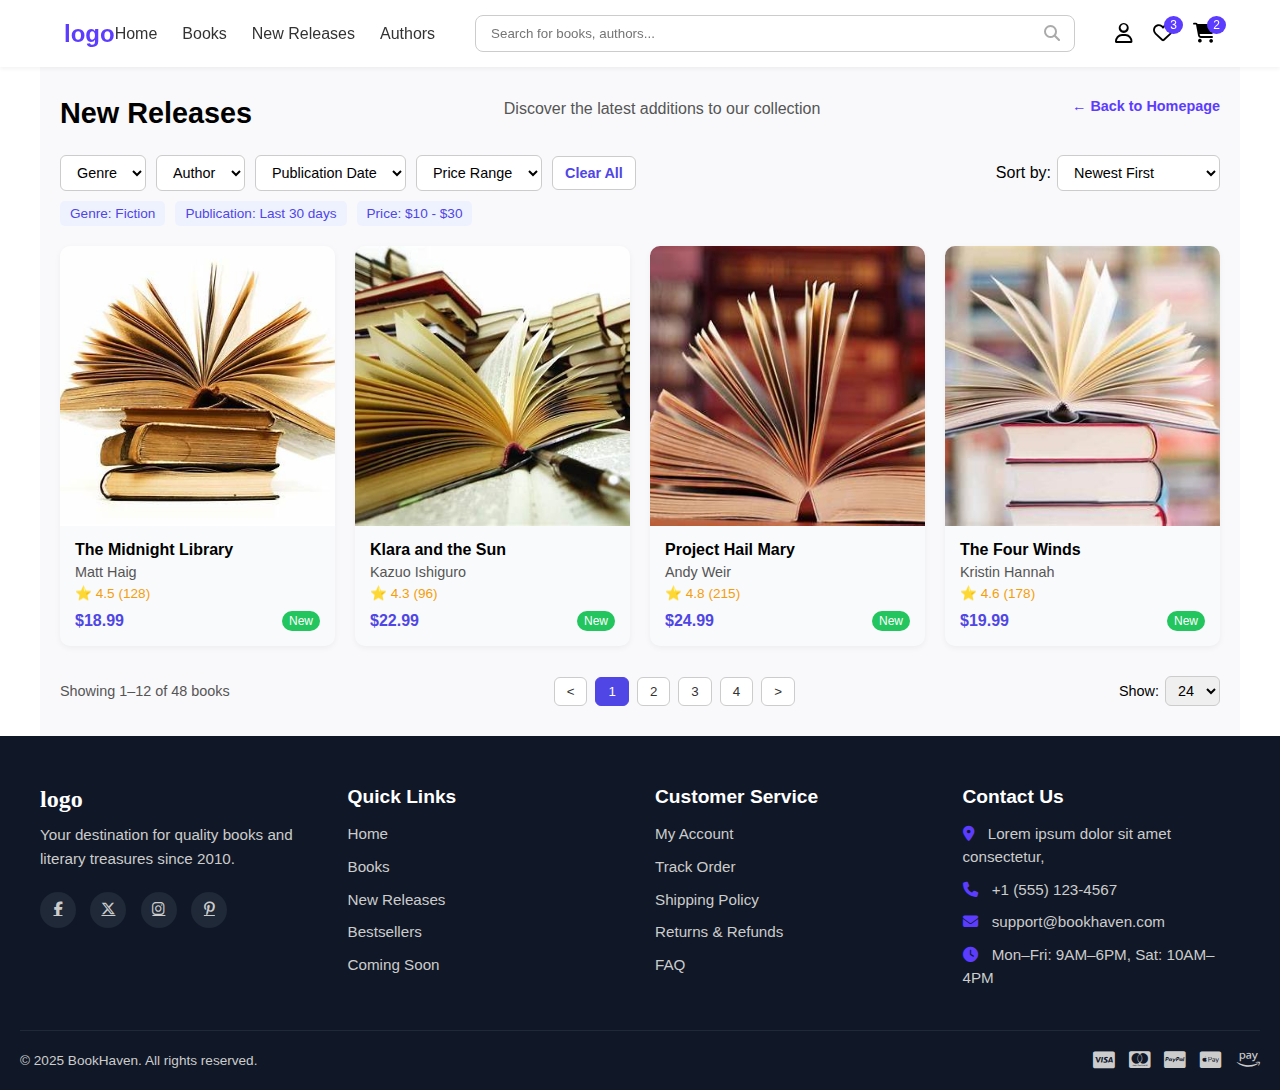
<file: new release.html>
<!DOCTYPE html>
<html lang="en">

<head>
    <meta charset="UTF-8">
    <meta name="viewport" content="width=device-width, initial-scale=1.0">
    <title>new released</title>
    <link rel="stylesheet" href="https://cdnjs.cloudflare.com/ajax/libs/font-awesome/6.4.0/css/all.min.css" />
    <link rel="stylesheet" href="style.css">
</head>

<body>
     <!-- Header -->
     <header>
        <div class="logo">logo</div>
        <nav>
            <ul>
                <li><a href="index.html">Home</a></li>
                <li><a href="#">Books</a></li>
                <li><a href="new release.html">New Releases</a></li>
                <li><a href="#">Authors</a></li>
            </ul>
        </nav>

        <div class="search-bar">
            <input type="text" placeholder="Search for books, authors..." />
            <i class="fas fa-search"></i>
        </div>

        <div class="icons">
            <div class="icon"><i class="far fa-user"></i></div>
            <div class="icon"><i class="far fa-heart"></i><span class="badge">3</span></div>
            <div class="icon"><i class="fas fa-shopping-cart"></i><span class="badge">2</span></div>
        </div>
    </header>
    <section class="new-releases">
        <div class="header">
            <h2>New Releases</h2>
            <p>Discover the latest additions to our collection</p>
            <a href="#" class="back-link">← Back to Homepage</a>
        </div>

        <div class="filters">
            <select>
                <option>Genre</option>
            </select>
            <select>
                <option>Author</option>
            </select>
            <select>
                <option>Publication Date</option>
            </select>
            <select>
                <option>Price Range</option>
            </select>
            <button class="clear">Clear All</button>

            <div class="sort">
                <label for="sort">Sort by:</label>
                <select id="sort">
                    <option>Newest First</option>
                    <option>Price: Low to High</option>
                    <option>Price: High to Low</option>
                </select>
            </div>
        </div>

        <div class="active-filters">
            <span>Genre: Fiction</span>
            <span>Publication: Last 30 days</span>
            <span>Price: $10 - $30</span>
        </div>

        <div class="book-grid">
            <div class="book-card">
                <img src="th (1).jpg"
                    alt="The Midnight Library" />
                <div class="book-info">
                    <h4>The Midnight Library</h4>
                    <p>Matt Haig</p>
                    <div class="rating">⭐ 4.5 (128)</div>
                    <div class="price-tag">
                        <span>$18.99</span>
                        <span class="new-label">New</span>
                    </div>
                </div>
            </div>

            <div class="book-card">
                <img src="th (2).jpg" alt="Klara and the Sun" />
                <div class="book-info">
                    <h4>Klara and the Sun</h4>
                    <p>Kazuo Ishiguro</p>
                    <div class="rating">⭐ 4.3 (96)</div>
                    <div class="price-tag">
                        <span>$22.99</span>
                        <span class="new-label">New</span>
                    </div>
                </div>
            </div>

            <div class="book-card">
                <img src="th (3).jpg" alt="Project Hail Mary" />
                <div class="book-info">
                    <h4>Project Hail Mary</h4>
                    <p>Andy Weir</p>
                    <div class="rating">⭐ 4.8 (215)</div>
                    <div class="price-tag">
                        <span>$24.99</span>
                        <span class="new-label">New</span>
                    </div>
                </div>
            </div>

            <div class="book-card">
                <img src="th.jpg" alt="The Four Winds" />
                <div class="book-info">
                    <h4>The Four Winds</h4>
                    <p>Kristin Hannah</p>
                    <div class="rating">⭐ 4.6 (178)</div>
                    <div class="price-tag">
                        <span>$19.99</span>
                        <span class="new-label">New</span>
                    </div>
                </div>
            </div>
        </div>

        <div class="pagination-wrapper">
            <div class="book-count">Showing 1–12 of 48 books</div>

            <div class="pagination">
                <button>&lt;</button>
                <button class="active">1</button>
                <button>2</button>
                <button>3</button>
                <button>4</button>
                <button>&gt;</button>
            </div>

            <div class="show-count">
                <label for="items-per-page">Show:</label>
                <select id="items-per-page">
                    <option>12</option>
                    <option selected>24</option>
                    <option>36</option>
                    <option>48</option>
                </select>
            </div>
        </div>


    </section>

    <!-- footer -->
<footer class="footer">
    <div class="footer-container">
        <div class="footer-col brand">
            <h2 class="logo">logo</h2>
            <p>Your destination for quality books and literary treasures since 2010.</p>
            <div class="social-icons">
                <a href="#"><i class="fab fa-facebook-f"></i></a>
                <a href="#"><i class="fab fa-x-twitter"></i></a>
                <a href="#"><i class="fab fa-instagram"></i></a>
                <a href="#"><i class="fab fa-pinterest-p"></i></a>
            </div>
        </div>

        <div class="footer-col">
            <h3>Quick Links</h3>
            <ul>
                <li><a href="#">Home</a></li>
                <li><a href="#">Books</a></li>
                <li><a href="#">New Releases</a></li>
                <li><a href="#">Bestsellers</a></li>
                <li><a href="#">Coming Soon</a></li>
            </ul>
        </div>

        <div class="footer-col">
            <h3>Customer Service</h3>
            <ul>
                <li><a href="#">My Account</a></li>
                <li><a href="#">Track Order</a></li>
                <li><a href="#">Shipping Policy</a></li>
                <li><a href="#">Returns & Refunds</a></li>
                <li><a href="#">FAQ</a></li>
            </ul>
        </div>

        <div class="footer-col contact">
            <h3>Contact Us</h3>
            <ul>
                <li><i class="fas fa-map-marker-alt"></i> Lorem ipsum dolor sit amet consectetur,</li>
                <li><i class="fas fa-phone"></i> +1 (555) 123-4567</li>
                <li><i class="fas fa-envelope"></i> support@bookhaven.com</li>
                <li><i class="fas fa-clock"></i> Mon–Fri: 9AM–6PM, Sat: 10AM–4PM</li>
            </ul>
        </div>
    </div>
    <div class="footer-bottom">
        <p>© 2025 BookHaven. All rights reserved.</p>
        <div class="payment-icons">
            <i class="fab fa-cc-visa"></i>
            <i class="fab fa-cc-mastercard"></i>
            <i class="fab fa-cc-paypal"></i>
            <i class="fab fa-cc-apple-pay"></i>
            <i class="fab fa-amazon-pay"></i>
        </div>
    </div>
</footer>
</body>

</html>
</file>
<file: style.css>
* {
    margin: 0;
    padding: 0;
    box-sizing: border-box;
  }

  body, html {
    font-family: 'Segoe UI', sans-serif;
    background-color: #fff;
  }

  header {
    display: flex;
    justify-content: space-between;
    align-items: center;
    padding: 15px 5%;
    background-color: #fff;
    box-shadow: 0 2px 4px rgba(0,0,0,0.05);
    position: sticky;
    top: 0;
    z-index: 100;
  }

  .logo {
    font-size: 24px;
    font-weight: 700;
    color: #5c3dff;
  }

  nav ul {
    display: flex;
    gap: 25px;
    list-style: none;
  }

  nav ul li a {
    text-decoration: none;
    color: #333;
    font-weight: 500;
  }

  .search-bar {
    flex: 1;
    margin: 0 40px;
    position: relative;
  }

  .search-bar input {
    width: 100%;
    padding: 10px 40px 10px 15px;
    border: 1px solid #ccc;
    border-radius: 8px;
    outline: none;
  }

  .search-bar i {
    position: absolute;
    right: 15px;
    top: 10px;
    color: #aaa;
  }

  .icons {
    display: flex;
    gap: 20px;
    align-items: center;
    font-size: 20px;
    position: relative;
  }

  .icons .icon {
    position: relative;
    cursor: pointer;
  }

  .icons .badge {
    position: absolute;
    top: -6px;
    right: -10px;
    background-color: #5c3dff;
    color: white;
    font-size: 12px;
    border-radius: 50%;
    padding: 2px 6px;
  }

  .hero {
    position: relative;
    height: 80vh;
    background: url('https://images.unsplash.com/photo-1532012197267-da84d127e765?fit=crop&w=1600&q=80') no-repeat center center/cover;
    display: flex;
    align-items: center;
    padding: 0 5%;
    color: white;
  }

  .hero::before {
    content: "";
    position: absolute;
    inset: 0;
    background: rgba(0,0,0,0.4);
  }

  .hero-content {
    position: relative;
    z-index: 10;
    max-width: 600px;
  }

  .hero h1 {
    font-size: 3rem;
    font-weight: 700;
    margin-bottom: 20px;
  }

  .hero p {
    font-size: 1.1rem;
    margin-bottom: 30px;
    color: #eee;
  }

  .hero .buttons button {
    padding: 12px 20px;
    border: none;
    border-radius: 8px;
    font-size: 1rem;
    margin-right: 15px;
    cursor: pointer;
    font-weight: 600;
  }

  .btn-primary {
    background-color: #5c3dff;
    color: white;
  }

  .btn-secondary {
    background-color: white;
    color: #333;
  }

  @media screen and (max-width: 768px) {
    header {
      flex-wrap: wrap;
      gap: 15px;
    }

    nav ul {
      gap: 15px;
      font-size: 14px;
    }

    .search-bar {
      margin: 10px 0;
      width: 100%;
    }

    .hero {
      padding: 0 20px;
      text-align: center;
      justify-content: center;
    }

    .hero h1 {
      font-size: 2.2rem;
    }

    .hero p {
      font-size: 1rem;
    }

    .hero .buttons {
      display: flex;
      flex-direction: column;
      gap: 10px;
    }

    .hero .buttons button {
      width: 100%;
    }
  }

  /* browse by category */
  .categories {
    padding: 60px 5%;
    text-align: center;
    background-color: #fff;
  }
  
  .categories h2 {
    font-size: 2rem;
    font-weight: 700;
    margin-bottom: 40px;
  }
  
  .category-grid {
    display: grid;
    grid-template-columns: repeat(auto-fit, minmax(150px, 1fr));
    gap: 25px;
    max-width: 1200px;
    margin: auto;
  }
  
  .category-card {
    background-color: #f9f9f9;
    padding: 30px 20px;
    border-radius: 20px;
    transition: all 0.3s ease;
    cursor: pointer;
  }
  
  .category-card:hover {
    box-shadow: 0 4px 12px rgba(0, 0, 0, 0.08);
    transform: translateY(-5px);
  }
  
  .category-card .icon {
    background-color: #eeeaff;
    color: #5c3dff;
    width: 60px;
    height: 60px;
    margin: 0 auto 15px auto;
    display: flex;
    align-items: center;
    justify-content: center;
    border-radius: 50%;
    font-size: 24px;
  }
  
  .category-card p {
    font-weight: 600;
    font-size: 1rem;
    color: #111;
  }

  /* new released */

  .new-releases {
    padding: 30px;
    font-family: 'Inter', sans-serif;
    background: #f9f9fb;
  }
  
  .header {
    display: flex;
    justify-content: space-between;
    align-items: center;
    margin-bottom: 20px;
  }
  
  .header h2 {
    font-size: 1.8rem;
    font-weight: 700;
  }
  
  .header a {
    color: #5c3dff;
    text-decoration: none;
    font-weight: 600;
  }
  
  .book-grid {
    display: grid;
    grid-template-columns: repeat(auto-fit, minmax(160px, 1fr));
    gap: 20px;
  }
  
  .book-card {
    background: white;
    border-radius: 16px;
    overflow: hidden;
    box-shadow: 0 3px 10px rgba(0,0,0,0.05);
    position: relative;
    display: flex;
    flex-direction: column;
  }
  
  .book-cover {
    position: relative;
    overflow: hidden;
    border-radius: 16px 16px 0 0;
  }
  
  .book-cover img {
    width: 100%;
    height: auto;
    display: block;
  }
  
  .overlay {
    position: absolute;
    top: 0;
    left: 0;
    width: 100%;
    height: 100%;
    background: rgba(15, 15, 15, 0.7);
    color: #fff;
    opacity: 0;
    padding: 15px;
    display: flex;
    flex-direction: column;
    justify-content: center;
    text-align: center;
    transition: 0.3s ease;
  }
  
  .book-cover:hover .overlay {
    opacity: 1;
  }
  
  .overlay p {
    font-size: 0.85rem;
    margin-bottom: 10px;
  }
  
  .overlay .buttons {
    display: flex;
    justify-content: center;
    gap: 10px;
  }
  
  .overlay button {
    padding: 6px 10px;
    font-size: 0.8rem;
    border: none;
    border-radius: 4px;
    cursor: pointer;
  }
  
  .quick-view {
    background: white;
    color: black;
  }
  
  .add-cart {
    background: #5c3dff;
    color: white;
  }
  
  .book-details {
    padding: 15px;
    display: flex;
    flex-direction: column;
    gap: 4px;
    position: relative;
  }
  
  .book-details h4 {
    font-size: 1rem;
    font-weight: 600;
    white-space: nowrap;
    overflow: hidden;
    text-overflow: ellipsis;
  }
  
  .book-details p {
    font-size: 0.85rem;
    color: #555;
  }
  
  .stars {
    font-size: 0.85rem;
    color: #ffbb00;
  }
  
  .stars span {
    color: #888;
    margin-left: 4px;
  }
  
  .price {
    margin-top: 4px;
    font-size: 0.9rem;
    display: flex;
    gap: 10px;
    align-items: center;
  }
  
  .price .current {
    color: #5c3dff;
    font-weight: 600;
  }
  
  .price .old {
    text-decoration: line-through;
    color: #999;
    font-size: 0.85rem;
  }
  
  .wishlist {
    position: absolute;
    bottom: 15px;
    right: 15px;
    font-size: 1.1rem;
    color: #999;
    cursor: pointer;
  }
  
  /* Responsive Adjustments */
  @media (max-width: 768px) {
    .header {
      flex-direction: column;
      align-items: flex-start;
      gap: 10px;
    }
  
    .book-details h4 {
      font-size: 0.95rem;
    }
  
    .book-grid {
      grid-template-columns: repeat(auto-fill, minmax(140px, 1fr));
    }
  }
  

  /* popular books */
  .popular-books-wrapper {
    padding: 50px 5%;
    background-color: #fff;
  }

  .popular-header {
    display: flex;
    justify-content: space-between;
    align-items: center;
    margin-bottom: 30px;
  }

  .popular-header h2 {
    font-size: 2rem;
    font-weight: bold;
  }

  .view-more-link {
    color: #5c3dff;
    text-decoration: none;
    font-weight: 600;
  }

  .popular-books-grid {
    display: grid;
    grid-template-columns: repeat(auto-fit, minmax(220px, 1fr));
    gap: 25px;
  }

  .popular-book-card {
    background: #fff;
    border-radius: 16px;
    box-shadow: 0 3px 10px rgba(0,0,0,0.05);
    overflow: hidden;
    display: flex;
    flex-direction: column;
    transition: transform 0.3s ease, box-shadow 0.3s ease;
  }

  .popular-book-card:hover {
    transform: translateY(-5px);
    box-shadow: 0 8px 20px rgba(0, 0, 0, 0.1);
  }

  .popular-book-img {
    position: relative;
    overflow: hidden;
  }

  .popular-book-img img {
    width: 100%;
    display: block;
    transition: transform 0.3s ease;
  }

  .popular-book-card:hover .popular-book-img img {
    transform: scale(1.05);
  }

  .popular-badge {
    position: absolute;
    top: 10px;
    left: 10px;
    background: #eee;
    color: #333;
    font-size: 0.75rem;
    font-weight: 600;
    padding: 3px 8px;
    border-radius: 5px;
  }

  .bestseller {
    background-color: gold;
  }

  .classic {
    background-color: #5c3dff;
    color: #fff;
  }

  .memoir {
    background-color: #22c55e;
    color: #fff;
  }

  .popular-book-info {
    padding: 15px;
    display: flex;
    flex-direction: column;
    gap: 5px;
  }

  .popular-title {
    font-size: 1rem;
    font-weight: 600;
  }

  .popular-author {
    font-size: 0.85rem;
    color: #555;
  }

  .popular-rating {
    font-size: 0.85rem;
    color: #ffbb00;
  }

  .popular-rating span {
    color: #888;
    margin-left: 4px;
  }

  .popular-price {
    font-size: 0.9rem;
    font-weight: 600;
    color: #5c3dff;
  }

  .old-price {
    text-decoration: line-through;
    color: #999;
    margin-left: 6px;
    font-size: 0.85rem;
  }

  .popular-btn {
    margin-top: 10px;
    background-color: #5c3dff;
    color: white;
    border: none;
    padding: 10px;
    border-radius: 8px;
    font-size: 0.9rem;
    cursor: pointer;
    transition: background-color 0.3s ease, transform 0.2s ease;
  }

  .popular-btn:hover {
    background-color: #4a2fd9;
    transform: translateY(-2px);
  }

  .popular-view-more {
    margin-top: 40px;
    text-align: center;
  }

  .view-more-btn {
    background-color: transparent;
    border: 2px solid #5c3dff;
    padding: 10px 20px;
    border-radius: 6px;
    font-weight: 600;
    color: #5c3dff;
    cursor: pointer;
    transition: all 0.3s ease;
  }

  .view-more-btn:hover {
    background-color: #5c3dff;
    color: white;
    transform: scale(1.05);
  }

  @media (max-width: 768px) {
    .popular-header {
      flex-direction: column;
      align-items: flex-start;
      gap: 10px;
    }
  }
  
  /* footer */
  .footer {
    background: #101827;
    color: #ccc;
    padding: 50px 20px 20px;
    font-family: 'Segoe UI', sans-serif;
  }

  .footer-container {
    display: flex;
    flex-wrap: wrap;
    justify-content: space-between;
    gap: 30px;
    max-width: 1200px;
    margin: auto;
  }

  .footer-col {
    flex: 1 1 200px;
    min-width: 220px;
  }

  .footer-col h3 {
    color: #fff;
    margin-bottom: 15px;
    font-size: 1.2rem;
  }

  .footer-col ul {
    list-style: none;
    padding: 0;
  }

  .footer-col ul li {
    margin-bottom: 10px;
    font-size: 0.95rem;
    line-height: 1.5;
  }

  .footer-col ul li a {
    color: #ccc;
    text-decoration: none;
    transition: color 0.3s;
  }

  .footer-col ul li a:hover {
    color: #fff;
  }

  .footer-col.contact ul li i {
    margin-right: 10px;
    color: #5c3dff;
  }

  .brand .logo {
    font-family: 'Pacifico', cursive;
    font-size: 1.5rem;
    color: #fff;
  }

  .brand p {
    font-size: 0.95rem;
    margin: 10px 0 20px;
    line-height: 1.6;
  }

  .social-icons a {
    display: inline-flex;
    align-items: center;
    justify-content: center;
    background: #1f2937;
    color: #ccc;
    border-radius: 50%;
    width: 36px;
    height: 36px;
    margin-right: 10px;
    font-size: 0.9rem;
    transition: background 0.3s, color 0.3s;
  }

  .social-icons a:hover {
    background: #5c3dff;
    color: white;
  }

  .footer-bottom {
    border-top: 1px solid #1f2937;
    margin-top: 30px;
    padding-top: 20px;
    display: flex;
    flex-wrap: wrap;
    justify-content: space-between;
    align-items: center;
    font-size: 0.85rem;
  }

  .payment-icons i {
    font-size: 1.2rem;
    margin-left: 10px;
    color: #ccc;
  }

  .payment-icons i:hover {
    color: #fff;
  }

  @media (max-width: 768px) {
    .footer-container {
      flex-direction: column;
      align-items: flex-start;
    }

    .footer-bottom {
      flex-direction: column;
      align-items: flex-start;
      gap: 10px;
    }
  }



  /* new release css */
  /* new release css */
  /* new release css */
  /* new release css */
  /* new release css */
  /* new release css */
  /* new release css */
  /* new release css */
  
  .new-releases {
    padding: 30px 20px;
    max-width: 1200px;
    margin: auto;
  }

  .header h2 {
    font-size: 1.8rem;
    margin-bottom: 5px;
  }

  .header p {
    color: #555;
    margin-bottom: 15px;
  }

  .back-link {
    display: inline-block;
    margin-bottom: 20px;
    color: #4f46e5;
    text-decoration: none;
    font-size: 0.9rem;
  }

  .filters {
    display: flex;
    flex-wrap: wrap;
    gap: 10px;
    align-items: center;
    margin-bottom: 10px;
  }

  .filters select,
  .filters button {
    padding: 8px 12px;
    border: 1px solid #ccc;
    background: #fff;
    border-radius: 6px;
    font-size: 0.9rem;
  }

  .clear {
    background: transparent;
    color: #4f46e5;
    border: none;
    cursor: pointer;
    font-weight: 600;
  }

  .sort {
    margin-left: auto;
    display: flex;
    align-items: center;
    gap: 6px;
  }

  .active-filters {
    margin: 10px 0 20px;
    display: flex;
    gap: 10px;
    flex-wrap: wrap;
    font-size: 0.85rem;
  }

  .active-filters span {
    background: #eef2ff;
    color: #4f46e5;
    padding: 5px 10px;
    border-radius: 5px;
  }

  .book-grid {
    display: grid;
    grid-template-columns: repeat(auto-fit, minmax(220px, 1fr));
    gap: 20px;
  }

  .book-card {
    background: #f9fafb;
    border-radius: 10px;
    overflow: hidden;
    box-shadow: 0 2px 6px rgba(0,0,0,0.05);
    display: flex;
    flex-direction: column;
  }

  .book-card img {
    width: 100%;
    height: 280px;
    object-fit: cover;
  }

  .book-info {
    padding: 15px;
    display: flex;
    flex-direction: column;
    gap: 5px;
  }

  .book-info h4 {
    margin: 0;
    font-size: 1rem;
    font-weight: 600;
  }

  .book-info p {
    font-size: 0.9rem;
    color: #555;
  }

  .rating {
    font-size: 0.85rem;
    color: #f59e0b;
  }

  .price-tag {
    display: flex;
    justify-content: space-between;
    align-items: center;
    margin-top: 5px;
  }

  .price-tag span:first-child {
    color: #4f46e5;
    font-weight: 600;
  }

  .new-label {
    background: #22c55e;
    color: white;
    font-size: 0.75rem;
    padding: 3px 7px;
    border-radius: 9999px;
  }

  @media (max-width: 768px) {
    .filters {
      flex-direction: column;
      align-items: stretch;
    }

    .sort {
      margin-left: 0;
      width: 100%;
      justify-content: flex-start;
    }
  }

  .pagination-wrapper {
    display: flex;
    flex-wrap: wrap;
    justify-content: space-between;
    align-items: center;
    margin-top: 30px;
    font-size: 0.9rem;
    gap: 15px;
  }
  
  .book-count {
    color: #555;
  }
  
  .pagination {
    display: flex;
    gap: 8px;
  }
  
  .pagination button {
    background: #fff;
    border: 1px solid #ccc;
    border-radius: 6px;
    padding: 6px 12px;
    cursor: pointer;
    color: #333;
    transition: all 0.2s ease;
  }
  
  .pagination button.active {
    background: #4f46e5;
    color: white;
    border-color: #4f46e5;
  }
  
  .pagination button:hover:not(.active) {
    background: #f3f4f6;
  }
  
  .show-count {
    display: flex;
    align-items: center;
    gap: 6px;
  }
  
  .show-count select {
    padding: 5px 8px;
    border: 1px solid #ccc;
    border-radius: 6px;
    font-size: 0.9rem;
  }
  
  @media (max-width: 600px) {
    .pagination-wrapper {
      flex-direction: column;
      align-items: flex-start;
    }
  }
</file>
